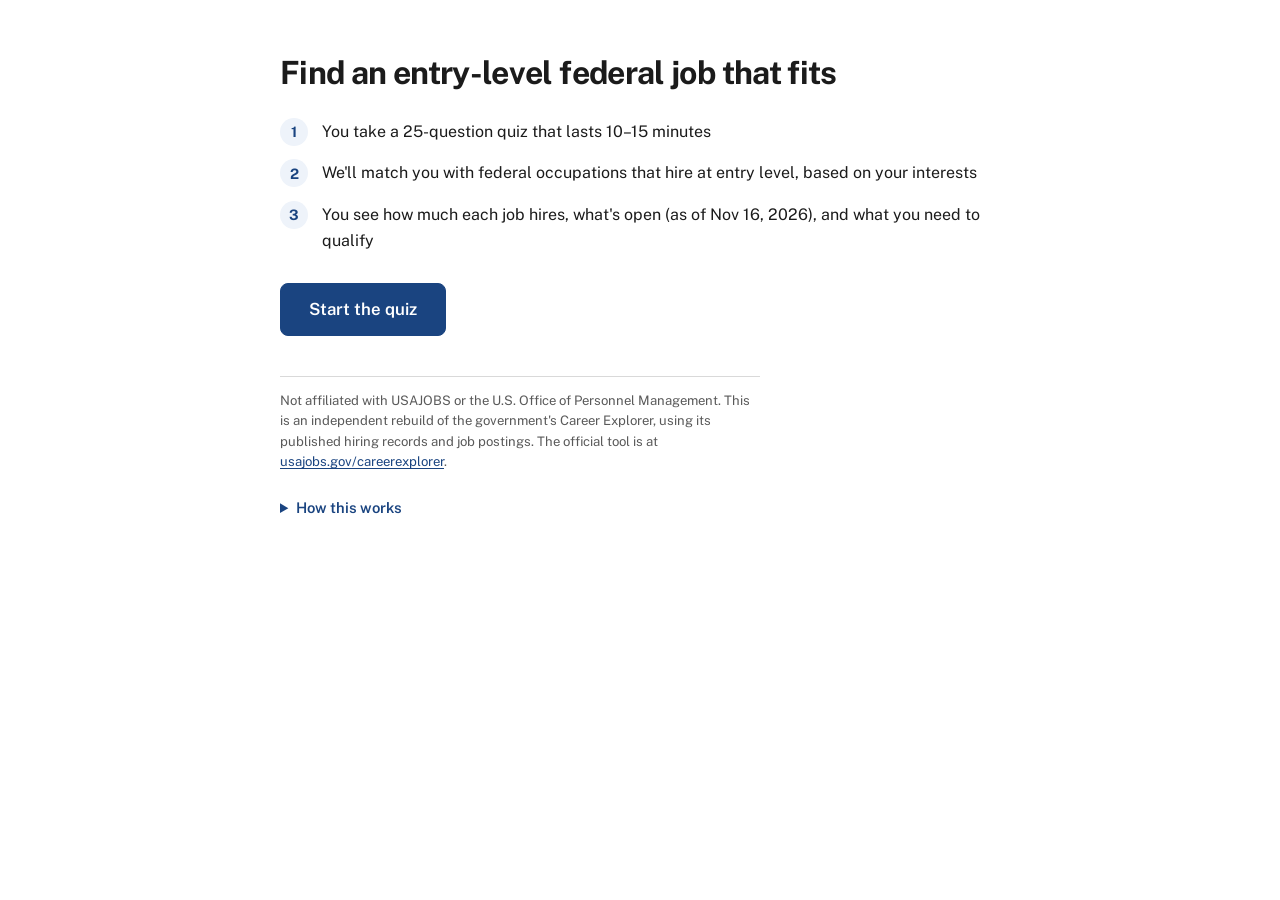
<file: site/index.html>
<!doctype html>
<html lang="en">
<head>
<meta charset="utf-8">
<meta name="viewport" content="width=device-width,initial-scale=1">
<title>Entry-Level Federal Career Explorer</title>
<meta name="description" content="Take a quiz about the work you'd want to do and see which entry-level federal occupations match, how many people each one hires, what is open now, and what you need to qualify.">
<meta property="og:type" content="website">
<meta property="og:title" content="Entry-Level Federal Career Explorer">
<meta property="og:description" content="Take a quiz about the work you'd want to do and see which entry-level federal occupations match, how many people each one hires, what is open now, and what you need to qualify.">
<meta property="og:url" content="https://usajobs-career-explorer.abigailhaddad.com/">
<meta name="twitter:card" content="summary">
<link rel="icon" href="data:image/svg+xml,%3Csvg xmlns='http://www.w3.org/2000/svg' viewBox='0 0 32 32'%3E%3Crect width='32' height='32' rx='6' fill='%231a4480'/%3E%3Ctext x='16' y='23' font-family='sans-serif' font-size='20' font-weight='700' text-anchor='middle' fill='white'%3EQ%3C/text%3E%3C/svg%3E">
<link rel="preconnect" href="https://fonts.googleapis.com">
<link rel="preconnect" href="https://fonts.gstatic.com" crossorigin>
<link href="https://fonts.googleapis.com/css2?family=Public+Sans:wght@400;600;700&display=swap" rel="stylesheet">
<link rel="stylesheet" href="style.css?v=d369a8e073">
</head>
<body>
<main>
  <section id="intro">
    <h1>Find an entry-level federal job that fits</h1>
    <ul class="steps">
      <li>You take a <span id="qcount">25</span>-question quiz that lasts <span class="nw">10&ndash;15 minutes</span></li>
      <li>We'll match you with federal occupations that hire at entry level, based on your interests</li>
      <li>You see how much each job hires, what's open<span id="asof"></span>, and what you need to qualify</li>
    </ul>
    <button id="start">Start the quiz</button>
    <p class="footnote">Not affiliated with USAJOBS or the U.S. Office of Personnel Management.
    This is an independent rebuild of the government's Career Explorer, using its published
    hiring records and job postings. The official tool is at
    <a href="https://www.usajobs.gov/careerexplorer/" target="_blank" rel="noopener">usajobs.gov/careerexplorer</a>.</p>

    <details class="method">
      <summary>How this works</summary>
      <p>You rate 25 kinds of work by how much you'd want to do them.</p>

      <p>Every job here has its own score for those same 25 things, from 0 to 4.
      A 0 means that kind of work isn't part of the job. A 4 means it's most of
      what the job is. We compare your answers to those scores and show you the
      closest matches. You can see the scores for any job on its card.</p>

      <p>An AI wrote those scores, reading real job postings for each one rather
      than going off the job title. We haven't checked every job by hand, so
      treat the scores as a starting point and not the last word.</p>

      <p>The rest of what you see on a card comes from government records: how
      many people the job hires in a year, how many openings are posted right
      now, and what education it asks for.</p>

      <p><a href="appendix" target="_blank" rel="noopener">See how the quiz was
      built</a> — for all 302 jobs, the postings the model read, the questions it
      was asked, and the scores it gave back.</p>

      <p><a href="https://github.com/abigailhaddad/usajobs-career-explorer/blob/main/METHODOLOGY.md" target="_blank" rel="noopener">Code
      and full details on GitHub</a>.</p>
    </details>
  </section>

  <section id="quiz" hidden>
    <div class="bar"><i id="progress"></i></div>
    <p class="muted" id="counter"></p>
    <p class="qlabel">How interested are you in doing this at work?</p>
    <p id="qtext"></p>
    <div class="opts" id="opts"></div>
    <div class="nav"><button id="back">Back</button>
      <button id="done" hidden>See results</button></div>
  </section>

  <section id="results" hidden>
    <h1>Your results</h1>
    <p class="muted">Ranked by how well the work matches what you said you wanted.</p>
    <p class="muted" id="trendline"></p>
    <div class="controls">
      <label class="check"><input type="checkbox" id="onlyOpen">
        <span>Only show occupations with a job open right now
          <em>Jobs anyone can apply to — not the ones limited to current federal employees</em>
        </span></label>
      <label class="check"><input type="checkbox" id="onlyReal">
        <span>Hide occupations that barely hire
          <em>Fewer than about 50 permanent entry-level hires a year, across the whole government</em>
        </span></label>
      <button id="edit">Back to the questions</button>
      <button id="retake">Start over</button>
      <button id="copylink">Copy link to these results</button>
    </div>
    <p class="muted" id="filtered"></p>
    <div id="cards"></div>
  </section>
</main>
<script src="app.js?v=a677646649"></script>
</body>
</html>
</file>
<file: site/style.css>
:root{--bg:#fff;--fg:#1b1b1b;--mut:#5a5a5a;--line:#d9d9d9;--accent:#1a4480;
--accent-soft:#eef3fa;--good:#0b6b3a;--goodbg:#e7f4ec;--warn:#8a5300;--warnbg:#fdf3e2;
--bad:#8b1a1a;--badbg:#fbeaea;--card:#fff;--shadow:0 1px 2px rgba(27,27,27,.05);}
@media (prefers-color-scheme:dark){:root{--bg:#14161a;--fg:#eceef1;--mut:#a4abb5;--line:#31363e;
--accent:#8fb4e8;--accent-soft:#1d2634;--good:#7ddba4;--goodbg:#14301f;--warn:#f0c479;--warnbg:#33270f;
--bad:#f0a0a0;--badbg:#331616;--card:#191c21;--shadow:none;}}

*{box-sizing:border-box}
body{margin:0;background:var(--bg);color:var(--fg);
font:16px/1.6 "Public Sans",system-ui,-apple-system,"Segoe UI",Roboto,sans-serif}
main{max-width:760px;margin:0 auto;padding:48px 20px 96px}
h1{font-size:2rem;line-height:1.2;letter-spacing:-.02em;margin:.2em 0 .5em}
h2{font-size:1.15rem;line-height:1.35;margin:.4em 0}
a{color:var(--accent);text-underline-offset:2px}
.muted{color:var(--mut);font-size:.9rem}
:focus-visible{outline:2px solid var(--accent);outline-offset:2px;border-radius:4px}

button{font:inherit;font-weight:600;cursor:pointer;border:1px solid var(--line);
background:var(--card);color:var(--fg);border-radius:8px;padding:10px 16px;
transition:border-color .12s,background .12s}
button:hover{border-color:var(--accent)}
#start{background:var(--accent);border-color:var(--accent);color:var(--bg);
padding:12px 28px;font-size:1.05rem}
#start:hover{filter:brightness(1.12)}

/* intro */
.steps{list-style:none;counter-reset:step;padding:0;margin:26px 0 30px;display:grid;gap:16px}
.steps li{counter-increment:step;padding-left:42px;position:relative}
.steps li::before{content:counter(step);position:absolute;left:0;top:-1px;
width:28px;height:28px;border-radius:50%;background:var(--accent-soft);color:var(--accent);
font-weight:700;font-size:.9rem;display:grid;place-items:center}
.footnote{font-size:.82rem;color:var(--mut);border-top:1px solid var(--line);
padding-top:14px;margin-top:40px;max-width:60ch;line-height:1.55}

/* quiz */
.bar{height:4px;background:var(--line);border-radius:2px;overflow:hidden;margin:0 0 10px}
.bar>i{display:block;height:100%;background:var(--accent);transition:width .25s}
#qtext{font-size:1.25rem;line-height:1.45;font-weight:600;margin:6px 0 4px;min-height:3.6em}
.opts{display:grid;gap:10px;margin:18px 0}
.opts button{text-align:left;font-weight:400;padding:13px 16px}
.opts button:hover{background:var(--accent-soft)}
.opts button.sel{border-color:var(--accent);background:var(--accent-soft);font-weight:600}
.nav{display:flex;gap:8px;margin-top:20px}
.nav button{font-weight:400;color:var(--mut)}
.nav button:disabled{opacity:.4;cursor:default}

/* results */
.controls{display:flex;flex-wrap:wrap;gap:16px 24px;align-items:flex-start;margin:20px 0;
padding:16px;border:1px solid var(--line);border-radius:12px;background:var(--card);box-shadow:var(--shadow)}
label{display:flex;gap:6px;align-items:center}
input[type=checkbox]{accent-color:var(--accent);width:17px;height:17px;margin-top:2px}
.check{align-items:flex-start;gap:10px}
.check em{display:block;font-style:normal;font-size:.85rem;color:var(--mut);margin-top:2px}
#retake{margin-left:auto;font-weight:400}

.card{border:1px solid var(--line);border-radius:12px;padding:22px 24px;margin:18px 0;
background:var(--card);box-shadow:var(--shadow)}
.card h2{display:flex;justify-content:space-between;gap:12px;align-items:baseline;margin-top:0}
.card>p.muted{margin:6px 0 12px;line-height:1.55}
.rank{color:var(--mut);font-weight:400;font-size:.9rem;white-space:nowrap}
.flag{display:inline-block;border-radius:999px;padding:3px 11px;font-size:.8rem;
font-weight:600;margin:3px 6px 3px 0}
.f-bad{background:var(--badbg);color:var(--bad)}
.f-warn{background:var(--warnbg);color:var(--warn)}
.f-good{background:var(--goodbg);color:var(--good)}
.facts{display:grid;grid-template-columns:repeat(auto-fit,minmax(170px,1fr));gap:14px;margin:16px 0 4px}
.fact{border-left:3px solid var(--accent-soft);padding-left:12px}
.fact b{display:block;font-size:1.5rem;font-weight:700;letter-spacing:-.01em;line-height:1.2}
details{margin-top:14px}
summary{cursor:pointer;color:var(--accent);font-weight:600;font-size:.92rem}
summary:hover{text-decoration:underline;text-underline-offset:2px}
.joblist{max-height:320px;overflow-y:auto;margin:8px 0}
table{border-collapse:collapse;width:100%;font-size:.9rem;margin-top:10px;
font-variant-numeric:tabular-nums}
td,th{border-bottom:1px solid var(--line);padding:8px 10px;text-align:left}
th{font-weight:600;color:var(--mut)}
.qlabel{color:var(--mut);font-size:.9rem;margin:18px 0 2px}

/* Methodology disclosure on the intro, and the per-card rating tables. */
details.method { margin-top: 1.5rem; font-size: .9rem; color: var(--mut); }
details.method summary { cursor: pointer; font-weight: 600; color: var(--accent); }
details.method p { margin: .75rem 0; line-height: 1.5; }
table.ratings { width: 100%; border-collapse: collapse; margin-top: .5rem; }
table.ratings td { padding: .25rem .5rem; vertical-align: top; border-top: 1px solid var(--line); }
table.ratings td.score { width: 2rem; font-weight: 700; text-align: center; color: var(--accent); }
table.ratings tr:first-child td { border-top: 0; }

.nw{white-space:nowrap}
@media (max-width:600px){
  .controls button{width:100%}
  #retake{margin-left:0}
}
</file>
